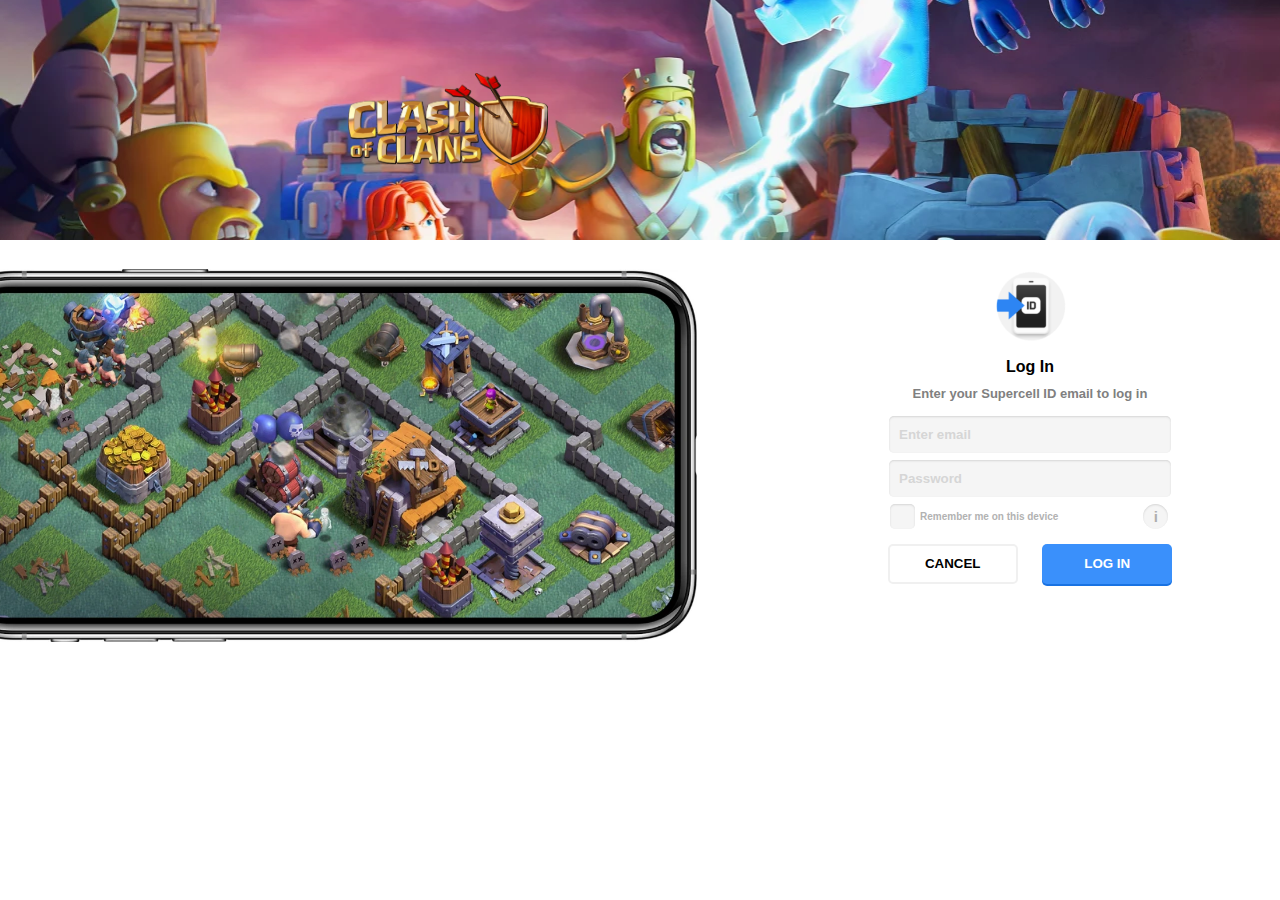
<file: game-login-page/index.html>
<!DOCTYPE html>
<html lang="en">

<head>
  <meta charset="UTF-8">
  <meta name="viewport" content="width=device-width, initial-scale=1.0">
  <title>Login</title>
  <link rel="stylesheet" href="./css/login.css">
</head>

<body>
  <header class="header">
    <img src="./assets/coc-banner.webp" class="banner">
    <img src="./assets/coc-logo.webp" class="logo">
  </header>

  <section class="main">
    <div class="hp-section">
      <img src="./assets/coc-hp-version.webp" class="hp-image">
    </div>
      <form class="input-section">
      <img src="./assets/login-logo.png" class="login-logo">
      <div class="login-title">Log In</div>
      <div class="login-instruction">Enter your Supercell ID email to log in</div>
      <div class="input-email">
        <input type="email" placeholder="Enter email" class="email" required>
        <input type="password" placeholder="Password" class="password" required>
        <div class="remember-me">
          <input type="checkbox" class="checkbox">
          <span class="checkmark"></span>
          <div class="text-remember-me">Remember me on this device</div>
          <button class="information-button">
            <a href="./pages/information.html">i</a>
            <div class="tooltip-information">information page</div>
          </button>
        </div>
      </div>
      <div class="button">
        <button class="cancel-button"><a href="./index.html">CANCEL</a></button>
        <input class="login-button" type="submit" value="LOG IN" >
      </div>
    </form>
  </section>
</body>

</html>
</file>
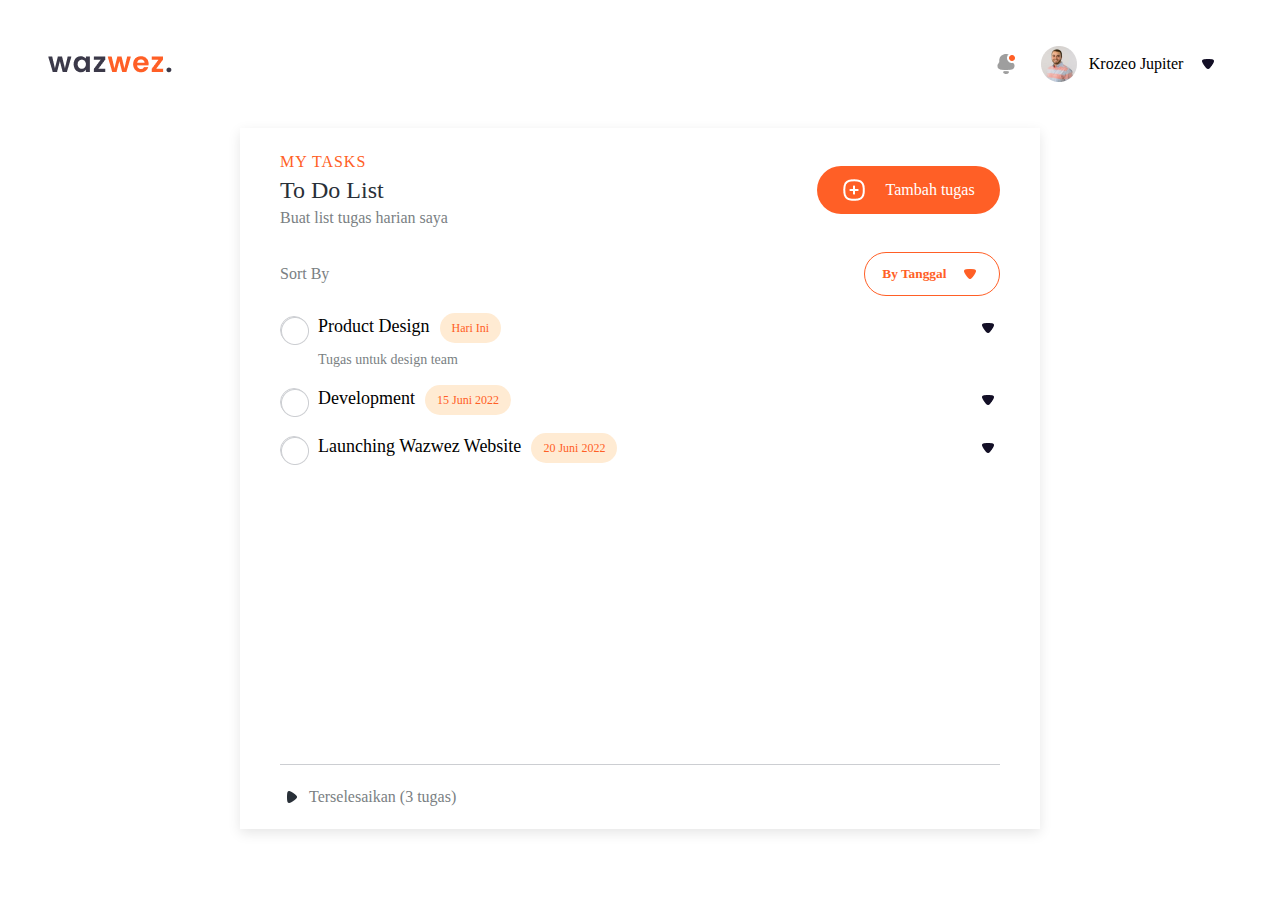
<file: layout-task-management/index.html>
<!DOCTYPE html>
<html lang="en">

<head>
  <meta charset="UTF-8">
  <meta name="viewport" content="width=device-width, initial-scale=1.0">
  <title>Todo List</title>
  <link rel="stylesheet" href="./css/style-1.css">
</head>

<body>
  <header class="top-section">
    <div class="logo">
      <img src="./assets/Logo.png">
    </div>
    <div class="notif-profile">
      <img src="./assets/Notification.png" class="notif">
      <img src="./assets/Photo Profile.png">
      <div>Krozeo Jupiter</div>
      <img src="./assets/Arrow - Down Black.png">
    </div>
  </header>
  <main class="main">
    <div class="side-space"></div>
    <div class="center">
      <div class="todo-list">
        <div class="header">
          <div class="title">
            <div class="my-tasks">MY TASKS</div>
            <div class="todo-list-text">To Do List</div>
            <div class="buat-list-text">Buat list tugas harian saya</div>
          </div>
          <button class="tambah-tugas">
            <img src="./assets/Plus.png">
            Tambah tugas
          </button>
        </div>
        <div class="sort-by">
          <div class="sort-by-text">Sort By</div>
          <button class="by-tanggal">
            By Tanggal
            <img src="./assets/Arrow - Down Orange.png" class="arrow-down-orange">
          </button>
        </div>
        <div class="tasks">
          <div class="primary-task">
            <div class="name-date">
              <div class="checklist">
                <img src="./assets/Checklist.png">
              </div>
              <div class="name">
                Product Design<span>Hari Ini</span>
              </div>
              <img src="./assets/Arrow - Down Black.png" class="arrow-down-black">
            </div>
            <div class="desc">
              Tugas untuk design team
            </div>
          <div>
          <div class="primary-task">
            <div class="name-date">
              <div class="checklist">
                <img src="./assets/Checklist.png">
              </div>
              <div class="name">
                Development<span>15 Juni 2022</span>
              </div>
              <img src="./assets/Arrow - Down Black.png" class="arrow-down-black">
            </div>
          <div>
          <div class="primary-task">
            <div class="name-date">
              <div class="checklist">
                <img src="./assets/Checklist.png">
              </div>
              <div class="name">
                Launching Wazwez Website<span>20 Juni 2022</span>
              </div>
              <img src="./assets/Arrow - Down Black.png" class="arrow-down-black">
            </div>
          </div>
        </div>
        <footer class="footer">
          <img src="./assets/Arrow - Right.png" class="arrow-right">
          <div>
            Terselesaikan (3 tugas)
          </div>
        </footer>
      </div>
    <div class="side-space"></div>
  </main>
</body>

</html>
</file>
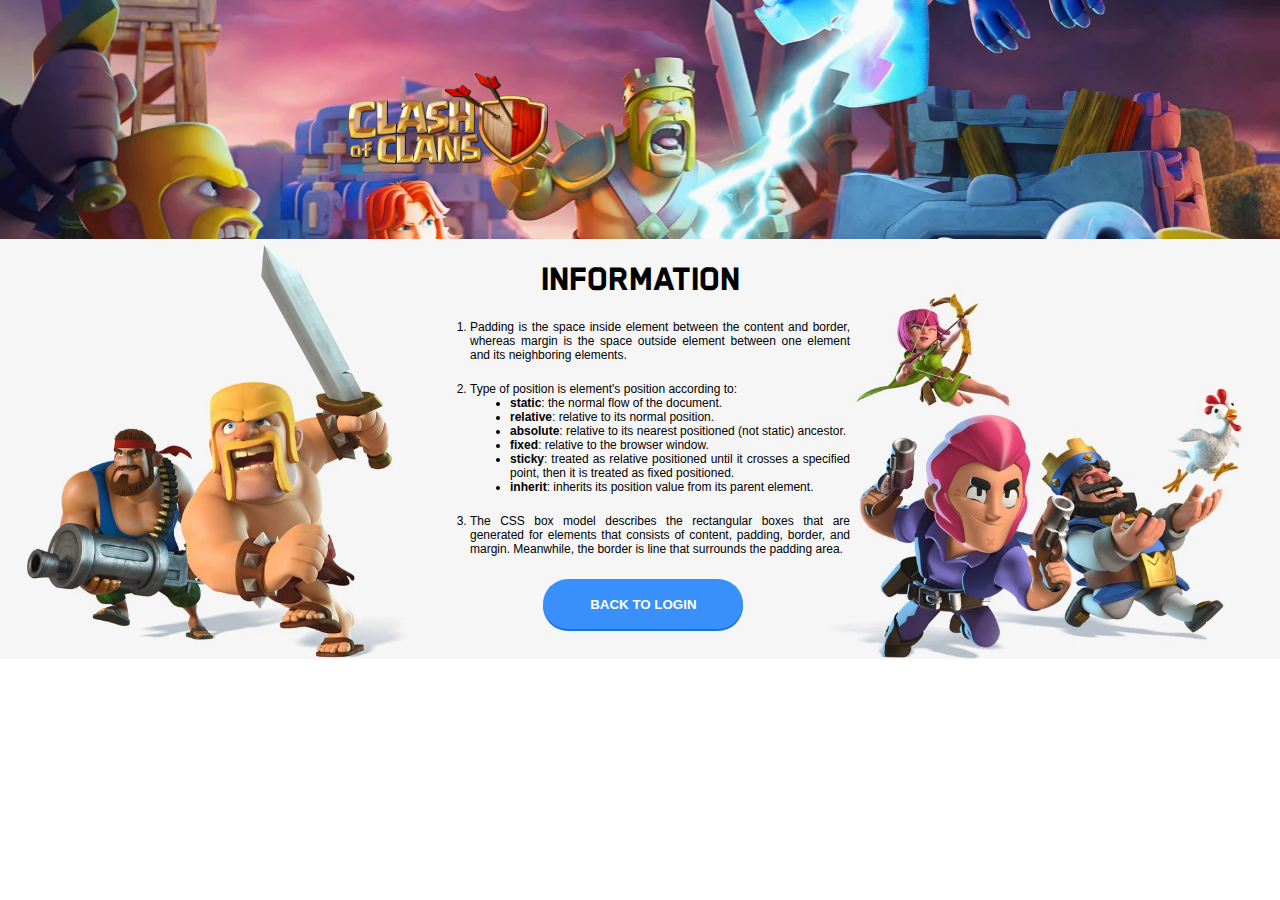
<file: game-login-page/pages/information.html>
<!DOCTYPE html>
<html lang="en">

<head>
  <meta charset="UTF-8">
  <meta name="viewport" content="width=device-width, initial-scale=1.0">
  <title>Information</title>
  <link rel="stylesheet" href="../css/information.css">
</head>

<body>
  <header class="header">
    <img src="../assets/coc-banner.webp" class="banner">
    <img src="../assets/coc-logo.webp" class="logo">
  </header>

  <section class="main">
    <div class="information">
      <p class="title">INFORMATION</p>
      <ol>
        <li class="answer">Padding is the space inside element between the content and border, whereas margin is the
          space outside element between one element and its neighboring elements.</li>
        <li class="answer"> Type of position is element's position according to:
          <ul>
            <li><b>static</b>: the normal flow of the document.
            <li><b>relative</b>: relative to its normal position.
            <li><b>absolute</b>: relative to its nearest positioned (not static) ancestor.
            <li><b>fixed</b>: relative to the browser window.
            <li><b>sticky</b>: treated as relative positioned until it crosses a specified point, then it is treated as fixed positioned.
            <li><b>inherit</b>: inherits its position value from its parent element.
          </ul>
        </li>
        <li class="answer">The CSS box model describes the rectangular boxes that are generated for elements that
          consists of content, padding, border, and margin. Meanwhile, the border is line that surrounds the padding
          area.</li>
      </ol>
      <button class="back-to-login"><a href=".././index.html">BACK TO LOGIN</a></button>
    </div>
    <img src="../assets/coc-side-banner.webp" class="side-banner">
  </section>
</body>

</html>
</file>
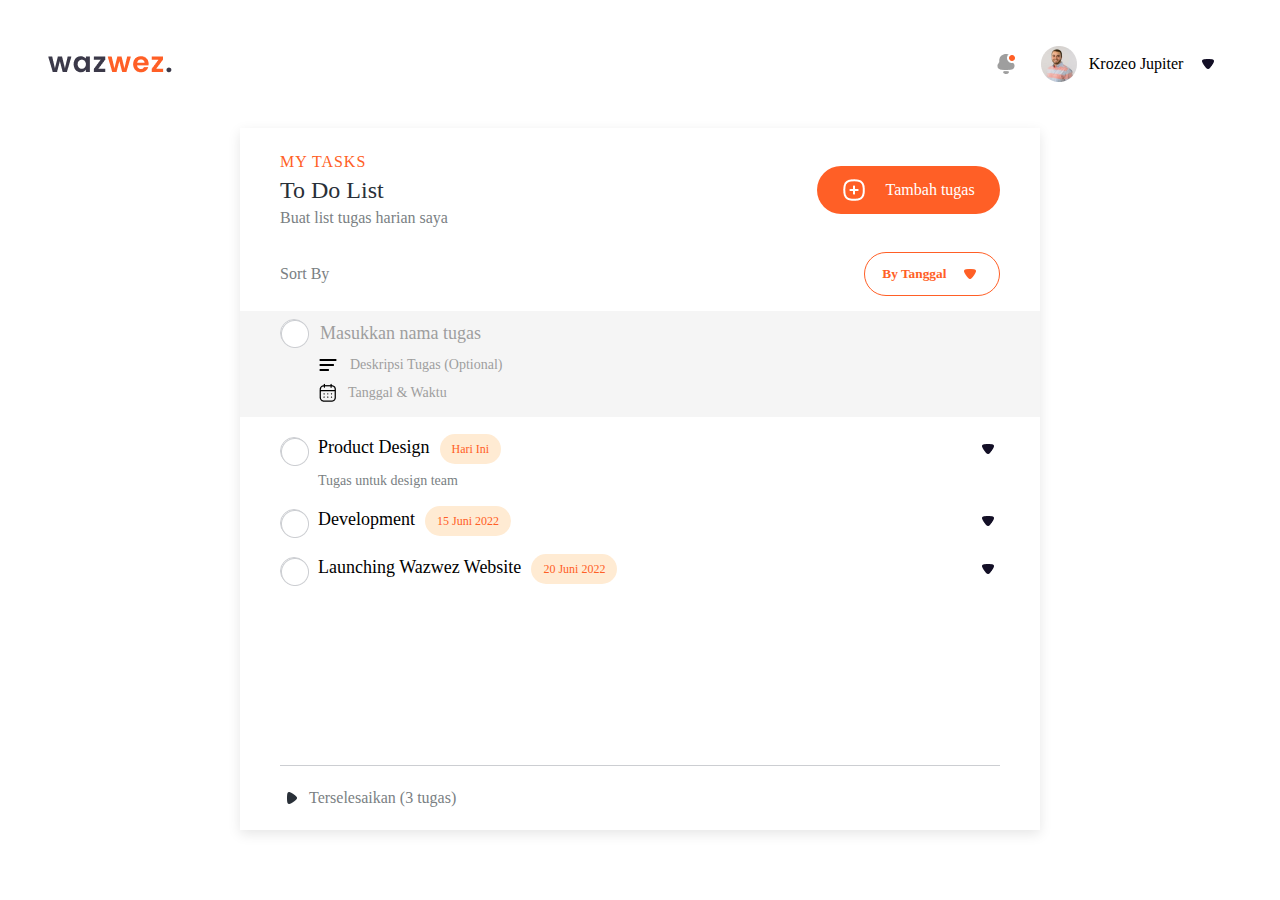
<file: layout-task-management/pages/page-2.html>
<!DOCTYPE html>
<html lang="en">

<head>
  <meta charset="UTF-8">
  <meta name="viewport" content="width=device-width, initial-scale=1.0">
  <title>Todo List</title>
  <link rel="stylesheet" href="../css/style-2.css" </head>

<body>
  <header class="top-section">
    <div class="logo">
      <img src="../assets/Logo.png">
    </div>
    <div class="notif-profile">
      <img src="../assets/Notification.png" class="notif">
      <img src="../assets/Photo Profile.png">
      <div>Krozeo Jupiter</div>
      <img src="../assets/Arrow - Down Black.png">
    </div>
  </header>
  <main class="main">
    <div class="side-space"></div>
    <div class="center">
      <div class="todo-list">
        <div class="header">
          <div class="title">
            <div class="my-tasks">MY TASKS</div>
            <div class="todo-list-text">To Do List</div>
            <div class="buat-list-text">Buat list tugas harian saya</div>
          </div>
          <button class="tambah-tugas">
            <img src="../assets/Plus.png">
            Tambah tugas
          </button>
        </div>
        <div class="sort-by">
          <div class="sort-by-text">Sort By</div>
          <button class="by-tanggal">
            By Tanggal
            <img src="../assets/Arrow - Down Orange.png" class="arrow-down-orange">
          </button>
        </div>
        <div class="tasks">
          <div class="task">
            <div class="task-name">
              <div class="checklist">
                <img src="../assets/Checklist.png">
              </div>
              <input class="task-name-input" placeholder='Masukkan nama tugas'>
            </div>
            <div class="description">
                <img src="../assets/Description.png" class="desc-icon">
                <input placeholder='Deskripsi Tugas (Optional)' class="desc-input">
            </div>
            <div class="date">
              <img src="../assets/Date - Icon.png" class="date-icon">
              <div class="date-display">Tanggal & Waktu</div>
            </div>
          </div>
          <div class="primary-task">
            <div class="name-date">
              <div class="checklist">
                <img src="../assets/Checklist.png">
              </div>
              <div class="name">
                Product Design<span>Hari Ini</span>
              </div>
              <img src="../assets/Arrow - Down Black.png" class="arrow-down-black">
            </div>
            <div class="desc">
              Tugas untuk design team
            </div>
          <div>
          <div class="primary-task">
            <div class="name-date">
              <div class="checklist">
                <img src="../assets/Checklist.png">
              </div>
              <div class="name">
                Development<span>15 Juni 2022</span>
              </div>
              <img src="../assets/Arrow - Down Black.png" class="arrow-down-black">
            </div>
          <div>
          <div class="primary-task">
            <div class="name-date">
              <div class="checklist">
                <img src="../assets/Checklist.png">
              </div>
              <div class="name">
                Launching Wazwez Website<span>20 Juni 2022</span>
              </div>
              <img src="../assets/Arrow - Down Black.png" class="arrow-down-black">
            </div>
          </div>
        </div>
        <footer class="footer">
          <img src="../assets/Arrow - Right.png" class="arrow-right">
          <div>
            Terselesaikan (3 tugas)
          </div>
        </footer>
      </div>
    <div class="side-space"></div>
  </main>
</body>

</html>
</file>
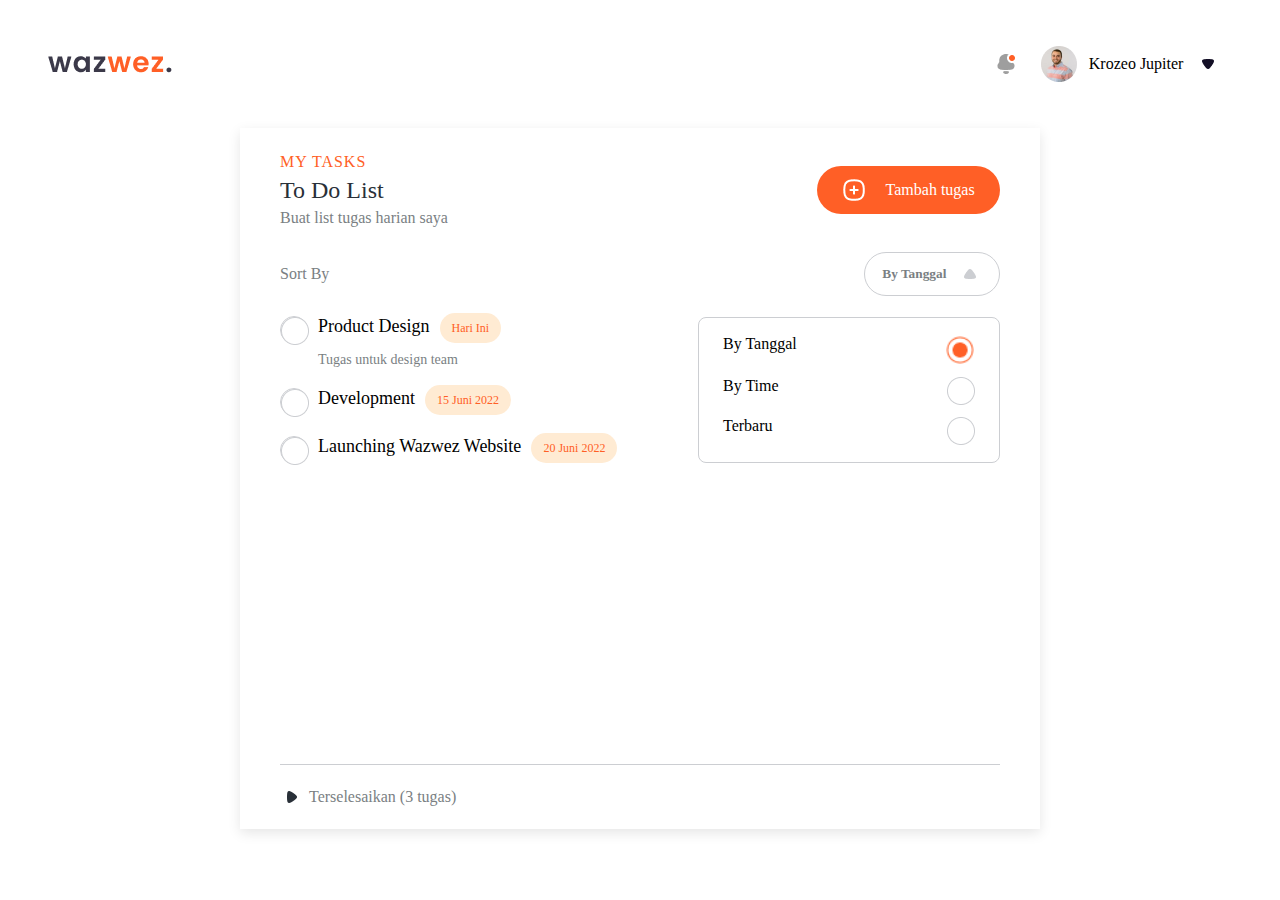
<file: layout-task-management/pages/page-3.html>
<!DOCTYPE html>
<html lang="en">

<head>
  <meta charset="UTF-8">
  <meta name="viewport" content="width=device-width, initial-scale=1.0">
  <title>Todo List</title>
  <link rel="stylesheet" href="../css/style-3.css" </head>

<body>
  <header class="top-section">
    <div class="logo">
      <img src="../assets/Logo.png">
    </div>
    <div class="notif-profile">
      <img src="../assets/Notification.png" class="notif">
      <img src="../assets/Photo Profile.png">
      <div>Krozeo Jupiter</div>
      <img src="../assets/Arrow - Down Black.png">
    </div>
  </header>
  <main class="main">
    <div class="side-space"></div>
    <div class="center">
      <div class="todo-list">
        <div class="header">
          <div class="title">
            <div class="my-tasks">MY TASKS</div>
            <div class="todo-list-text">To Do List</div>
            <div class="buat-list-text">Buat list tugas harian saya</div>
          </div>
          <button class="tambah-tugas">
            <img src="../assets/Plus.png">
            Tambah tugas
          </button>
        </div>
        <div class="sort-by">
          <div class="sort-by-text">Sort By</div>
          <button class="by-tanggal">
            By Tanggal
            <img src="../assets/Arrow - Up Grey.png" class="arrow-up-grey">
          </button>
          <div class="by-tanggal-box">
            <div class="by-tanggal-dropdown">
              <div>
                By Tanggal
                <img src="../assets/Orange Circle.png" class="checked">
              </div>
              <div>
                By Time
                <img src="../assets/Checklist.png">
              </div>
              <div>
                Terbaru
                <img src="../assets/Checklist.png">
              </div>
            </div>
          </div>
        </div>
        <div class="tasks">
          <div class="primary-task">
            <div class="name-date">
              <div class="checklist">
                <img src="../assets/Checklist.png">
              </div>
              <div class="name">
                Product Design<span>Hari Ini</span>
              </div>
              <img src="../assets/Arrow - Down Black.png" class="arrow-down-black">
            </div>
            <div class="desc">
              Tugas untuk design team
            </div>
          <div>
          <div class="primary-task">
            <div class="name-date">
              <div class="checklist">
                <img src="../assets/Checklist.png">
              </div>
              <div class="name">
                Development<span>15 Juni 2022</span>
              </div>
              <img src="../assets/Arrow - Down Black.png" class="arrow-down-black">
            </div>
          <div>
          <div class="primary-task">
            <div class="name-date">
              <div class="checklist">
                <img src="../assets/Checklist.png">
              </div>
              <div class="name">
                Launching Wazwez Website<span>20 Juni 2022</span>
              </div>
              <img src="../assets/Arrow - Down Black.png" class="arrow-down-black">
            </div>
          </div>
        </div>
        <footer class="footer">
          <img src="../assets/Arrow - Right.png" class="arrow-right">
          <div>
            Terselesaikan (3 tugas)
          </div>
        </footer>
      </div>
    <div class="side-space"></div>
  </main>
</body>

</html>
</file>
<file: game-login-page/css/login.css>
.header {
  position: relative;
}

.banner {
  width:100%;
  height: 240px;
  object-fit:cover;
  object-position: bottom;
}

.logo {
  position: absolute;
  top: 30%;
  left: 35%;
  width: 200px;
  transform: translateX(-50%);
}

body {
  font-family: sans-serif;
  font-weight: bold;
  margin: 0;
}

.main {
  display: flex;
}

.hp-section {
  flex: 1;
  margin-top: 25px;
  margin-left: -50px;
}

.hp-image {
  width: 90%;
}

.input-section {
  display: block;
  width: 500px;
  text-align: center;
  margin-top: 25px;
}

.login-logo {
  width: 80px;
}

.login-title {
  color: black;
  font-weight: bold;
  margin-top: 10px;
  margin-bottom: 10px;
}

.login-instruction {
  color: #808080;
  font-size: 13px;
}

.input-email {
  position: relative;
  margin-left: -100px;
}

.email, .password {
  width: 270px;
  height: 35px;
  font-weight: 600;
  color: #808080;
  background-color: #f5f5f5;
  border: none;
  border-radius: 5px;
  padding-left:10px;
  margin-left: 100px;
  box-shadow: inset 0px 1px 2px #d6d6d6;
  cursor: pointer;
}

.email {
  margin-top: 15px;
  margin-bottom: 7px;
}

.email::placeholder,
.password::placeholder{
  color: #d6d6d6;
}

.remember-me {
  display: flex;
  justify-content: start;
  align-items: center;
  color: #808080;
  margin-left: 200px;
  margin-top: 7px;
}

.checkbox {
  position: absolute;
  left: 210px;
  height: 20px;
  width: 20px;
  border: none;
  opacity: 0;
  cursor: pointer;
}

.checkbox:checked {
  accent-color: #f5f5f5;
  opacity: 1;
}

.checkmark {
  height: 25px;
  width: 25px;
  background-color: #f5f5f5;
  margin-left: 10px;
  border-radius: 5px;
  box-shadow: inset 0px 1px 2px #d6d6d6;
}

.text-remember-me {
  font-size: 10px;
  margin-left: 5px;
  opacity: 60%;
}

.information-button {
  position: relative;
  width: 25px;
  height: 25px;
  background-color: #f5f5f5;
  margin-left: 85px;
  border: none;
  border-radius: 15px;
  box-shadow: inset 0px 1px 2px #d6d6d6;
  cursor: pointer;
  text-decoration: none;
}

.information-button a {
  color: #808080;
  font-size: 15px;
  font-weight: bold;
  opacity: 60%;
  text-decoration: none;
}

.tooltip-information {
  position: absolute;
  top: 30px;
  left: -40px;
  width: 100px;
  height: 15px;
  font-size: 10px;
  font-weight: bold;
  color: white;
  background-color: #808080;
  padding-top: 3px;
  border-radius: 3px;
  opacity: 0;
  transition: opacity 0.15s;
  pointer-events: none;
}

.information-button:hover 
.tooltip-information {
  opacity: 1;
}

.button {
  margin-top: 15px;
}

.cancel-button, 
.login-button {
  width: 130px;
  height: 40px;
  font-weight: bold;
  border-radius: 5px;
  transition: transform 0.1s ease, color 0.1s ease;
  cursor: pointer;
}

.cancel-button {
  color: black;
  background-color: white;
  border: 2px solid #f0f0f0;
}

.cancel-button a {
  color: black;
  text-decoration: none;
}
  
.login-button {
  color: white;
  background-color: #3a90fb;
  border: none;
  margin-left: 20px;
  box-shadow: 0px 2px #1972e2;
}

.login-button:active,
.cancel-button:active {
  transform: scale(0.9);
  color: black;
}
</file>
<file: layout-task-management/css/style-1.css>
body {
  font-family: Poppins;
}

.top-section {
  display: flex;
  margin: 40px;
  align-items: center;
  justify-content: space-between;
}
.notif-profile {
  display: flex;
  align-items: center;
  justify-content: space-evenly;
  width: 250px;
  height: 48px;
}

.notif {
  margin-right: 10px;
}

.main {
  display: grid;
  grid-template-columns: 1fr 800px 1fr;
}

.center {
  display: flex;
  justify-content: center;
  box-shadow: rgba(0, 0, 0, 0.1) 0px 4px 12px;
}

.todo-list {
  width: 720px;
}

.header {
  margin: 20px 0;
  display: flex;
  align-items: center;
  justify-content: space-between;
  line-height: 28px;
}

.my-tasks {
  color: #FF5F26;
  font-weight: 500;
  font-size: 16px;
  letter-spacing: 1px;
}

.todo-list-text {
  color:#293038;
  font-weight: 500;
  font-size: 24px;;
}

.buat-list-text {
  color:#7A7F83;
  font-weight: 400;
  font-size: 16px;
}

.tambah-tugas {
  display: flex;
  align-items: center;
  justify-content: space-evenly;
  width: 183px;
  height: 48px;
  color: white;
  background-color: #FF5F26;
  font-family: Poppins;
  font-weight: 500;
  font-size: 16px;
  line-height: 24px;
  border: none;
  border-radius: 30px;
}

.sort-by {
  display: flex;
  align-items: center;
  justify-content: space-between;
}

.sort-by-text {
  color:#7A7F83;
  font-size: 16px;
  font-weight: 500;
  line-height: 16px;
}

.by-tanggal {
  display: flex;
  align-items: center;
  justify-content: space-evenly;
  width: 136px;
  height: 44px;
  font-family: Poppins;
  font-weight: 600;
  color: #FF5F26;
  background-color: white;
  border: 1px solid #FF5F26;
  border-radius: 22px;
}

.arrow-down-orange {
  width: 24px;
}

.tasks {
  margin-top: 15px;
}

.tasks input {
  border: none;
  outline: none;
  background: transparent;
}

.checklist {
  display: inline-block;
  box-sizing: border-box;
  width: 28px;
  height: 28px;
  background: #FFFFFF;
  border: 1px solid #CCCED2;
  border-radius: 100px;
  margin-right: 10px;
}

.primary-task {
  position: relative;
  margin-top: 20px;
  margin-bottom: 20px;
}

.name-date {
  display: flex;
}

.name {
  font-size: 18px;
}

.name-date span {
  color: #FF5F26;
  font-size: 12px;
  background-color: #FFEBD3;
  padding: 8px 12px;
  border-radius: 20px;
  margin-left: 10px;
}

.primary-task .arrow-down-black {
  position: absolute;
  right: 0;
}

.desc {
  color: #7A7F83;
  font-size: 14px;
  font-weight: 300;
  margin-top: 8px;
  margin-left: 38px;
}

.footer {
  display: flex;
  align-items: center;
  color: #7A7F83;
  font-weight: 400;
  line-height: 18px;
  margin-top: 300px;
  padding-top: 20px;
  border-top: 1px solid #CCCED2;
}

.arrow-right {
  width: 24px;
  margin-right: 5px;
}
</file>
<file: game-login-page/css/information.css>
@font-face {
  font-family: 'supercell-headline';
  src: url(../css/supercellheadline-heavy.ttf);
}

.header {
  position: relative;
  margin-bottom: -10px;
}

.banner {
  width:100%;
  height: 240px;
  object-fit:cover;
  object-position: bottom;

}

.logo {
  position: absolute;
  top: 30%;
  left: 35%;
  width: 200px;
  transform: translateX(-50%);
}

body {
  font-family: sans-serif;
  margin: 0;
}

.main {
  position: relative;
  margin-top: 5px;
}

.side-banner {
  width:100%;
  height: 420px;
  object-fit:cover;
  object-position: 50% 65%;
}

.information {
  position: absolute;
  top: -10px;
  left: 50%;
  width: 420px;
  transform: translateX(-50%)
}

.title {
  font-family: 'supercell-headline';
  font-size: 30px;
  color: black;
  text-align: center;
}

ol {
  margin-top: -10px;
}

ol .answer {
  font-size: 12px;
  margin-bottom: 20px;
  text-align: justify;
}

ul {
  list-style-type: disc;
}

.back-to-login {
  position: absolute;
  top: 350px;
  left: 27%;
  width: 200px;
  height: 50px;
  background-color: #3a90fb;
  font-weight: bold;
  border: none;
  border-radius: 100px;
  box-shadow: 0px 2px #1972e2;
  transition: transform 0.1s ease, color 0.1s ease;
}

a {
  color: white;
  text-decoration: none;
}

.back-to-login:active {
  transform: scale(0.9);
}

.back-to-login:active a{
  color: black;
}
</file>
<file: layout-task-management/css/style-2.css>
body {
  font-family: Poppins;
}

.top-section {
  display: flex;
  margin: 40px;
  align-items: center;
  justify-content: space-between;
}
.notif-profile {
  display: flex;
  align-items: center;
  justify-content: space-evenly;
  width: 250px;
  height: 48px;
}

.notif {
  margin-right: 10px;
}

.main {
  display: grid;
  grid-template-columns: 1fr 800px 1fr;
}

.center {
  display: flex;
  justify-content: center;
  box-shadow: rgba(0, 0, 0, 0.1) 0px 4px 12px;
}

.todo-list {
  width: 720px;
}

.header {
  margin: 20px 0;
  display: flex;
  align-items: center;
  justify-content: space-between;
  line-height: 28px;
}

.my-tasks {
  color: #FF5F26;
  font-weight: 500;
  font-size: 16px;
  letter-spacing: 1px;
}

.todo-list-text {
  color:#293038;
  font-weight: 500;
  font-size: 24px;;
}

.buat-list-text {
  color:#7A7F83;
  font-weight: 400;
  font-size: 16px;
}

.tambah-tugas {
  display: flex;
  align-items: center;
  justify-content: space-evenly;
  width: 183px;
  height: 48px;
  color: white;
  background-color: #FF5F26;
  font-family: Poppins;
  font-weight: 500;
  font-size: 16px;
  line-height: 24px;
  border: none;
  border-radius: 30px;
}

.sort-by {
  display: flex;
  align-items: center;
  justify-content: space-between;
}

.sort-by-text {
  color:#7A7F83;
  font-size: 16px;
  font-weight: 500;
  line-height: 16px;
}

.by-tanggal {
  display: flex;
  align-items: center;
  justify-content: space-evenly;
  width: 136px;
  height: 44px;
  font-family: Poppins;
  font-weight: 600;
  color: #FF5F26;
  background-color: white;
  border: 1px solid #FF5F26;
  border-radius: 22px;
}

.arrow-down-orange {
  width: 24px;
}

.tasks {
  margin-top: 15px;
}

.tasks input {
  border: none;
  outline: none;
  background: transparent;
}

.task {
  display: flex;
  flex-direction: column;
  width: 800px;
  height: 106px;
  margin-left: -40px;
  margin-top: 15px;
  padding-top: 8px;
  padding-left: 40px;
  background-color: #F5F5F5;
  box-sizing: border-box;
}

.task-name {
  display: flex;
  align-items: center;
}

.checklist {
  display: inline-block;
  box-sizing: border-box;
  width: 28px;
  height: 28px;
  background: #FFFFFF;
  border: 1px solid #CCCED2;
  border-radius: 100px;
  margin-right: 10px;
}

.task-name-input {
  width: 600px;
  color: #9E9E9E;
  font-size: 18px;
  font-weight: 500;
}

.task-name-input::placeholder {
  color: #9E9E9E;
  font-family: Poppins;
  font-size: 18px;
  font-weight: 400;
}

.description, .date {
  display: flex;
  align-items: center;
  font-size: 14px;
  font-weight: 400;
  margin-top: 8px;
  margin-left: 38px;
}

.desc-icon, .date-icon {
  width: 20px;
  margin-right: 10px;
}

.desc-input {
  color: #9E9E9E;
  font-family: Poppins;
  font-size: 14px;
  width: 600px;
}

.desc-input::placeholder {
  color: #9E9E9E;
  font-family: Poppins;
  font-size: 14px;
  font-weight: 300;
}

.date-display {
  color: #9E9E9E;
  font-size: 14px;
  font-weight: 300;
}

.primary-task {
  position: relative;
  margin-top: 20px;
  margin-bottom: 20px;
}

.name-date {
  display: flex;
}

.name {
  font-size: 18px;
}

.name-date span {
  color: #FF5F26;
  font-size: 12px;
  background-color: #FFEBD3;
  padding: 8px 12px;
  border-radius: 20px;
  margin-left: 10px;
}

.primary-task .arrow-down-black {
  position: absolute;
  right: 0;
}

.desc {
  color: #7A7F83;
  font-size: 14px;
  font-weight: 300;
  margin-top: 8px;
  margin-left: 38px;
}

.footer {
  display: flex;
  align-items: center;
  color: #7A7F83;
  font-weight: 400;
  line-height: 18px;
  margin-top: 180px;
  padding-top: 20px;
  border-top: 1px solid #CCCED2;
}

.arrow-right {
  width: 24px;
  margin-right: 5px;
}
</file>
<file: layout-task-management/css/style-3.css>
body {
  font-family: Poppins;
}

.top-section {
  display: flex;
  margin: 40px;
  align-items: center;
  justify-content: space-between;
}
.notif-profile {
  display: flex;
  align-items: center;
  justify-content: space-evenly;
  width: 250px;
  height: 48px;
}

.notif {
  margin-right: 10px;
}

.main {
  display: grid;
  grid-template-columns: 1fr 800px 1fr;
}

.center {
  display: flex;
  justify-content: center;
  box-shadow: rgba(0, 0, 0, 0.1) 0px 4px 12px;
}

.todo-list {
  width: 720px;
}

.header {
  margin: 20px 0;
  display: flex;
  align-items: center;
  justify-content: space-between;
  line-height: 28px;
}

.my-tasks {
  color: #FF5F26;
  font-weight: 500;
  font-size: 16px;
  letter-spacing: 1px;
}

.todo-list-text {
  color:#293038;
  font-weight: 500;
  font-size: 24px;;
}

.buat-list-text {
  color:#7A7F83;
  font-weight: 400;
  font-size: 16px;
}

.tambah-tugas {
  display: flex;
  align-items: center;
  justify-content: space-evenly;
  width: 183px;
  height: 48px;
  color: white;
  background-color: #FF5F26;
  font-family: Poppins;
  font-weight: 500;
  font-size: 16px;
  line-height: 24px;
  border: none;
  border-radius: 30px;
}

.sort-by {
  position: relative;
  display: flex;
  align-items: center;
  justify-content: space-between;
}

.sort-by-text {
  color:#7A7F83;
  font-size: 16px;
  font-weight: 500;
  line-height: 16px;
}

.by-tanggal {
  display: flex;
  align-items: center;
  justify-content: space-evenly;
  width: 136px;
  height: 44px;
  font-family: Poppins;
  font-weight: 600;
  color: #7A7F83;
  background-color: white;
  border: 1px solid #CCCED2;
  border-radius: 22px;
}

.by-tanggal-box {
  position: absolute;
  display: flex;
  flex-direction: column;
  justify-content: center;
  top: 65px;
  right: 0;
  width: 300px;
  height: 144px;
  background-color: white;
  border: 1px solid #CCCED2;
  border-radius: 8px;
  z-index: 999;
}

.by-tanggal-dropdown {
  margin: 24px;
  box-sizing: border-box;
}

.by-tanggal-dropdown div {
  display: flex;
  justify-content: space-between;
  margin-top: 12px;
  margin-bottom: 12px;
}

.checked {
  width: 30px;
}

.arrow-down-orange {
  width: 24px;
}

.tasks {
  margin-top: 15px;
}

.tasks input {
  border: none;
  outline: none;
  background: transparent;
}

.checklist {
  display: inline-block;
  box-sizing: border-box;
  width: 28px;
  height: 28px;
  background: #FFFFFF;
  border: 1px solid #CCCED2;
  border-radius: 100px;
  margin-right: 10px;
}

.primary-task {
  position: relative;
  margin-top: 20px;
  margin-bottom: 20px;
}

.name-date {
  display: flex;
}

.name {
  font-size: 18px;
}

.name-date span {
  color: #FF5F26;
  font-size: 12px;
  background-color: #FFEBD3;
  padding: 8px 12px;
  border-radius: 20px;
  margin-left: 10px;
}

.primary-task .arrow-down-black {
  position: absolute;
  right: 0;
}

.desc {
  color: #7A7F83;
  font-size: 14px;
  font-weight: 300;
  margin-top: 8px;
  margin-left: 38px;
}

.footer {
  display: flex;
  align-items: center;
  color: #7A7F83;
  font-weight: 400;
  line-height: 18px;
  margin-top: 300px;
  padding-top: 20px;
  border-top: 1px solid #CCCED2;
}

.arrow-right {
  width: 24px;
  margin-right: 5px;
}
</file>
